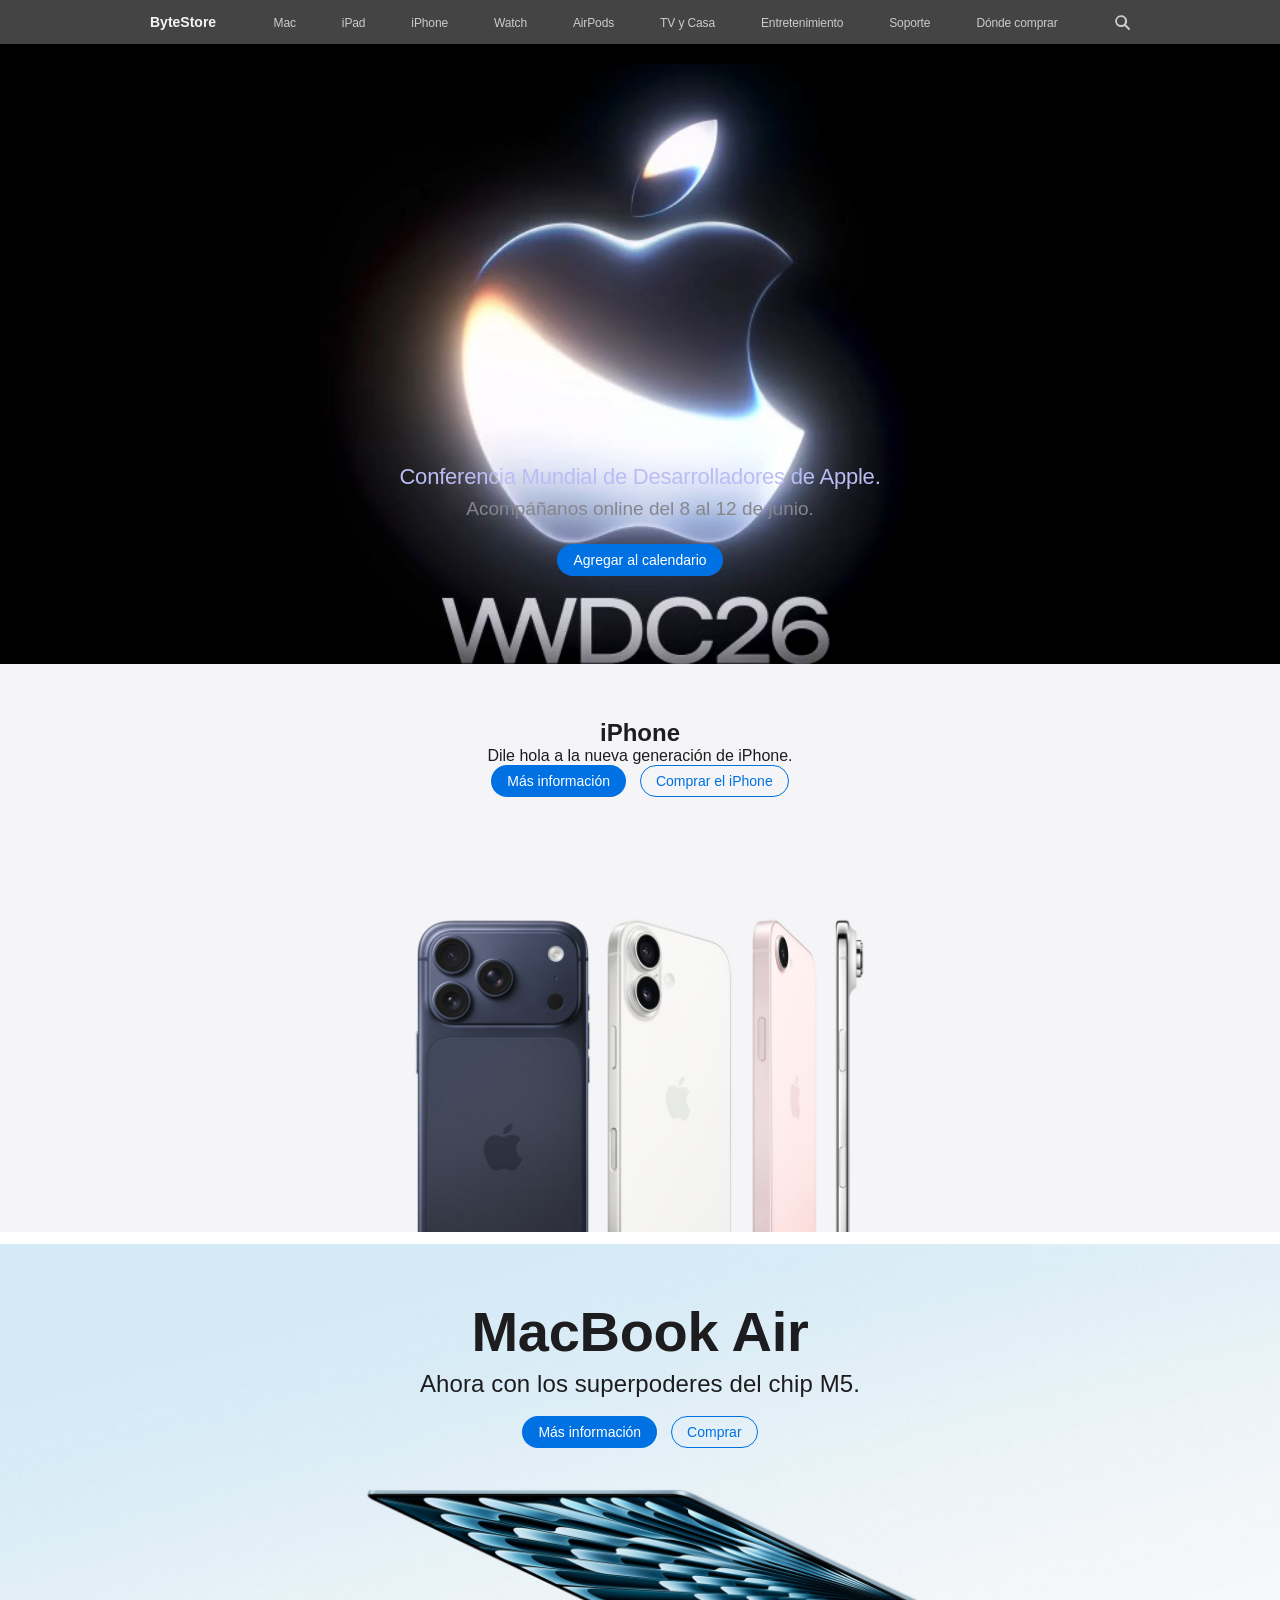
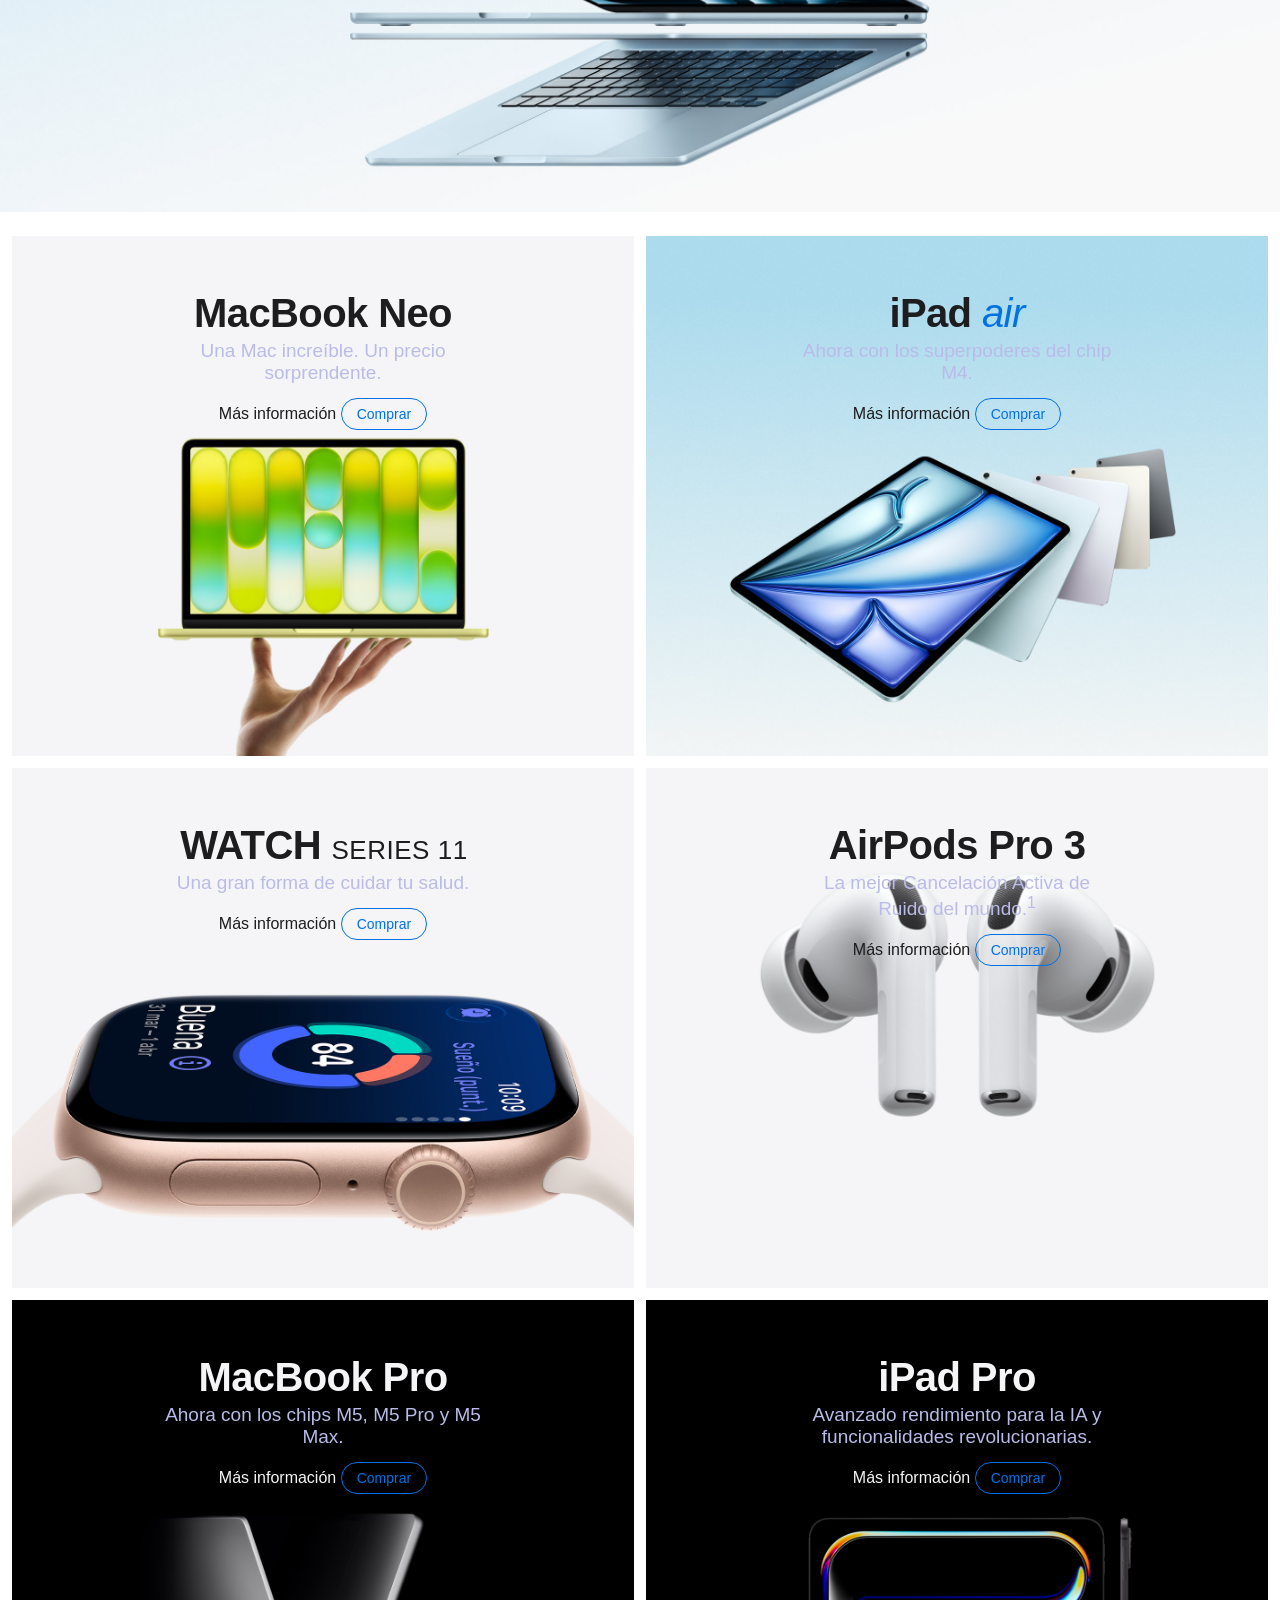
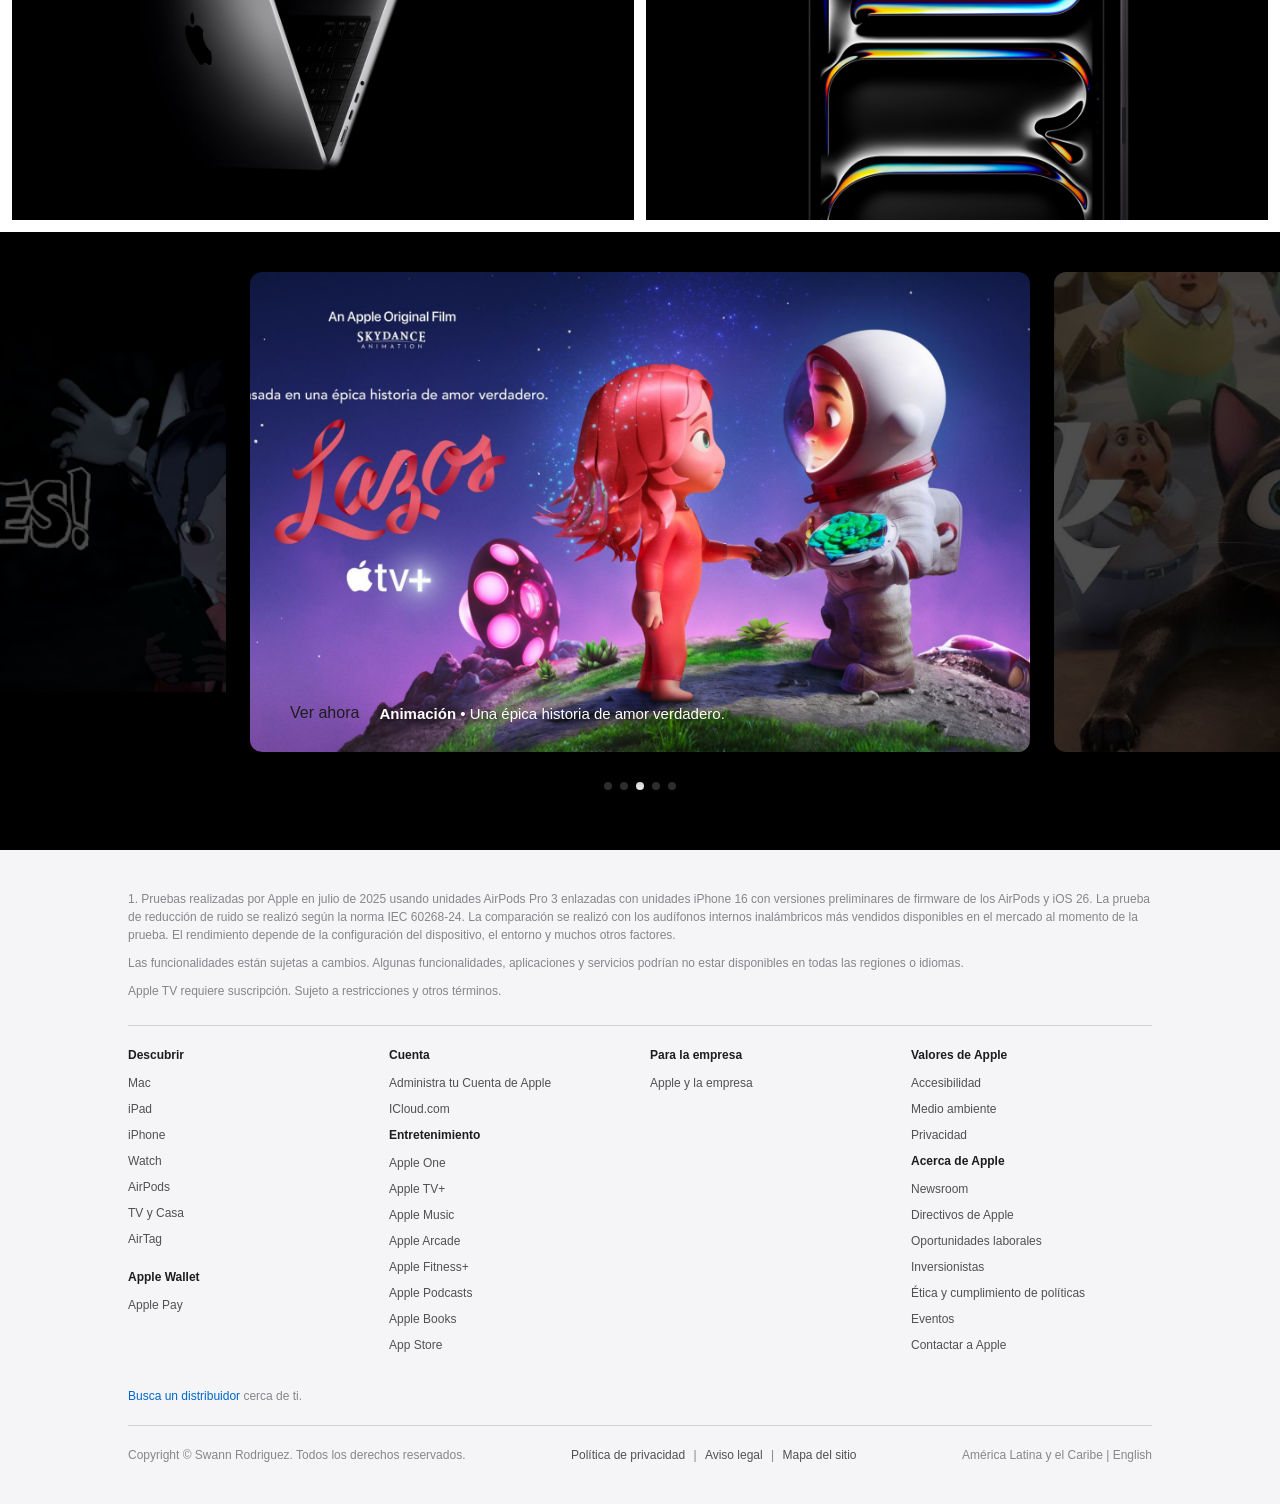
<file: index.html>
<!DOCTYPE html>
<html lang="es">
<head>
    <meta charset="UTF-8">
    <meta name="viewport" content="width=device-width, initial-scale=1.0">
    <meta name="description" content="Réplica visual académica de la landing page de Apple Latinoamérica.">
    <meta name="author" content="Swann Rodriguez">
    <title>Apple (América Latina) - Replica |Swann Rodriguez</title>

    <link rel="stylesheet" href="assets/css/style.css">
</head>
<body>

    <header class="site-header">
        <nav class="main-nav">
            <a href="#" class="nav-logo">ByteStore</a>
            <ul class="nav-list">
                <li><a href="#">Mac</a></li>
                <li><a href="#">iPad</a></li>
                <li><a href="#">iPhone</a></li>
                <li><a href="#">Watch</a></li>
                <li><a href="#">AirPods</a></li>
                <li><a href="#">TV y Casa</a></li>
                <li><a href="#">Entretenimiento</a></li>
                <li><a href="#">Soporte</a></li>
                <li><a href="#">Dónde comprar</a></li>
            </ul>
            <a href="#" class="nav-search" aria-label="Buscar">
                <svg width="15" height="15" viewBox="0 0 15 15" fill="none" xmlns="http://www.w3.org/2000/svg" style="vertical-align: middle;">
                    <path d="M14.71 13.3l-3.71-3.71a5.93 5.93 0 1 0-1.41 1.41l3.71 3.71a1 1 0 0 0 1.41 0 1 1 0 0 0 0-1.41zM2 6a4 4 0 1 1 4 4 4 4 0 0 1-4-4z" fill="currentColor"/>
                </svg>
            </a>
        </nav>
    </header>

    <main>

        <section class="hero-wwdc">
            <div class="hero-content">
                <p class="hero-subtitle">Conferencia Mundial de Desarrolladores de Apple.</p>
                <p class="hero-description">Acompáñanos online del 8 al 12 de junio.</p>
                <div class="hero-buttons">
                    <a href="#" class="btn-primary">Agregar al calendario</a>
                </div>
            </div>
        </section>

        <section class="hero-iphone">
            <div class="product-header">
                <h2 class="product-title">iPhone</h2>
                <p class="product-subtitle">Dile hola a la nueva generación de iPhone.</p>
                <div class="product-buttons">
                    <a href="#" class="btn-primary">Más información</a>
                    <a href="#" class="btn-secondary">Comprar el iPhone</a>
                </div>
            </div>
        </section>

        <section class="hero-macbook">
            <div class="product-header">
                <h2 class="product-title-dark">MacBook Air</h2>
                <p class="product-subtitle-dark">Ahora con los superpoderes del chip M5.</p>
                <div class="product-buttons">
                    <a href="#" class="btn-primary">Más información</a>
                    <a href="#" class="btn-secondary">Comprar</a>
                </div>
            </div>
        </section>

        <section class="product-grid">

            <div class="grid-card bg-light">
                <div class="card-text">
                    <h3 class="card-title">MacBook Neo</h3>
                    <p class="card-desc">Una Mac increíble. Un precio sorprendente.</p>
                    <div class="card-links">
                        <a href="#" class="btn-blue-apple">Más información</a>
                        <a href="#" class="btn-secondary">Comprar</a>
                    </div>
                </div>
                <div class="card-img-holder">
                    <img src="assets/images/macbook-neo.jpg" alt="MacBook Neo" class="grid-device-img">
                </div>
            </div>

            <div class="grid-card bg-ipad-blue">
                <div class="card-text">
                    <h3 class="card-title">iPad <span style="color: #0071e3; font-style: italic; font-weight: 500;">air</span></h3>
                    <p class="card-desc">Ahora con los superpoderes del chip M4.</p>
                    <div class="card-links">
                        <a href="#" class="btn-blue-apple">Más información</a>
                        <a href="#" class="btn-secondary">Comprar</a>
                    </div>
                </div>
                <div class="card-img-holder">
                    <img src="assets/images/Ipad-air.jpg" alt="iPad Air" class="grid-device-img">
                </div>
            </div>

            <div class="grid-card bg-light">
                <div class="card-text">
                    <h3 class="card-title"><span style="font-size: 28px; vertical-align: middle; margin-right: 2px;"></span>WATCH <span style="font-weight: 400; font-size: 26px; letter-spacing: 0.02em;">SERIES 11</span></h3>
                    <p class="card-desc">Una gran forma de cuidar tu salud.</p>
                    <div class="card-links">
                        <a href="#" class="btn-blue-apple">Más información</a>
                        <a href="#" class="btn-secondary">Comprar</a>
                    </div>
                </div>
                <div class="card-img-holder">
                    <img src="assets/images/watch-series-11.jpg" alt="Apple Watch Series 11" class="grid-device-img">
                </div>
            </div>

            <div class="grid-card bg-light">
                <div class="card-text">
                    <h3 class="card-title">AirPods Pro 3</h3>
                    <p class="card-desc">La mejor Cancelación Activa de Ruido del mundo.<sup>1</sup></p>
                    <div class="card-links">
                        <a href="#" class="btn-blue-apple">Más información</a>
                        <a href="#" class="btn-secondary">Comprar</a>
                    </div>
                </div>
                <div class="card-img-holder">
                    <img src="assets/images/airpods-pro-3.jpg" alt="AirPods Pro 3" class="grid-device-img">
                </div>
            </div>

            <div class="grid-card bg-dark">
                <div class="card-text">
                    <h3 class="card-title">MacBook Pro</h3>
                    <p class="card-desc">Ahora con los chips M5, M5 Pro y M5 Max.</p>
                    <div class="card-links">
                        <a href="#" class="btn-blue-apple">Más información</a>
                        <a href="#" class="btn-secondary">Comprar</a>
                    </div>
                </div>
                <div class="card-img-holder">
                    <img src="assets/images/macbook pro.jpg" alt="MacBook Pro" class="grid-device-img">
                </div>
            </div>

            <div class="grid-card bg-dark">
                <div class="card-text">
                    <h3 class="card-title">iPad Pro</h3>
                    <p class="card-desc">Avanzado rendimiento para la IA y funcionalidades revolucionarias.</p>
                    <div class="card-links">
                        <a href="#" class="btn-blue-apple">Más información</a>
                        <a href="#" class="btn-secondary">Comprar</a>
                    </div>
                </div>
                <div class="card-img-holder">
                    <img src="assets/images/Ipad pro.jpg" alt="iPad Pro" class="grid-device-img">
                </div>
            </div>

        </section>

        <section class="apple-tv-section">
            <div class="apple-carousel-wrapper">
                <div class="apple-slide side-slide">
                    <img src="assets/images/curses!.jpg" alt="Curses">
                </div>
                <div class="apple-slide main-slide">
                    <img src="assets/images/lazos.jpg" alt="Lazos">
                    <div class="slide-overlay-content">
                        <a href="#" class="btn-apple-watch">Ver ahora</a>
                        <p class="slide-text"><strong>Animación</strong> • Una épica historia de amor verdadero.</p>
                    </div>
                </div>
                <div class="apple-slide side-slide">
                    <img src="assets/images/Luck.jpg" alt="Luck">
                </div>
            </div>
            <div class="carousel-dots">
                <span class="dot"></span>
                <span class="dot"></span>
                <span class="dot active"></span>
                <span class="dot"></span>
                <span class="dot"></span>
            </div>
        </section>

    </main>

    <footer class="site-footer">
        <div class="footer-container">
            <div class="legal-notes">
                <p>1. Pruebas realizadas por Apple en julio de 2025 usando unidades AirPods Pro 3 enlazadas con unidades iPhone 16 con versiones preliminares de firmware de los AirPods y iOS 26. La prueba de reducción de ruido se realizó según la norma IEC 60268-24. La comparación se realizó con los audífonos internos inalámbricos más vendidos disponibles en el mercado al momento de la prueba. El rendimiento depende de la configuración del dispositivo, el entorno y muchos otros factores.</p>
                <p>Las funcionalidades están sujetas a cambios. Algunas funcionalidades, aplicaciones y servicios podrían no estar disponibles en todas las regiones o idiomas.</p>
                <p>Apple TV requiere suscripción. Sujeto a restricciones y otros términos.</p>
            </div>

            <div class="footer-links-grid">
                <div class="footer-col">
                    <h3 class="footer-col-title">Descubrir</h3>
                    <ul class="footer-col-ul">
                        <li><a href="#">Mac</a></li>
                        <li><a href="#">iPad</a></li>
                        <li><a href="#">iPhone</a></li>
                        <li><a href="#">Watch</a></li>
                        <li><a href="#">AirPods</a></li>
                        <li><a href="#">TV y Casa</a></li>
                        <li><a href="#">AirTag</a></li>
                    </ul>
                    <div class="footer-sub-section" style="margin-top: 20px;">
                        <h3 class="footer-col-title">Apple Wallet</h3>
                        <ul class="footer-col-ul">
                            <li><a href="#">Apple Pay</a></li>
                        </ul>
                    </div>
                </div>

                <div class="footer-col">
                    <div class="footer-sub-section">
                        <h3 class="footer-col-title">Cuenta</h3>
                        <ul class="footer-col-ul">
                            <li><a href="#">Administra tu Cuenta de Apple</a></li>
                            <li><a href="#">ICloud.com</a></li>
                        </ul>
                    </div>
                    <div class="footer-sub-section">
                        <h3 class="footer-col-title">Entretenimiento</h3>
                        <ul class="footer-col-ul">
                            <li><a href="#">Apple One</a></li>
                            <li><a href="#">Apple TV+</a></li>
                            <li><a href="#">Apple Music</a></li>
                            <li><a href="#">Apple Arcade</a></li>
                            <li><a href="#">Apple Fitness+</a></li>
                            <li><a href="#">Apple Podcasts</a></li>
                            <li><a href="#">Apple Books</a></li>
                            <li><a href="#">App Store</a></li>
                        </ul>
                    </div>
                </div>

                <div class="footer-col">
                    <h3 class="footer-col-title">Para la empresa</h3>
                    <ul class="footer-col-ul">
                        <li><a href="#">Apple y la empresa</a></li>
                    </ul>
                </div>

                <div class="footer-col">
                    <div class="footer-sub-section">
                        <h3 class="footer-col-title">Valores de Apple</h3>
                        <ul class="footer-col-ul">
                            <li><a href="#">Accesibilidad</a></li>
                            <li><a href="#">Medio ambiente</a></li>
                            <li><a href="#">Privacidad</a></li>
                        </ul>
                    </div>
                    <div class="footer-sub-section">
                        <h3 class="footer-col-title">Acerca de Apple</h3>
                        <ul class="footer-col-ul">
                            <li><a href="#">Newsroom</a></li>
                            <li><a href="#">Directivos de Apple</a></li>
                            <li><a href="#">Oportunidades laborales</a></li>
                            <li><a href="#">Inversionistas</a></li>
                            <li><a href="#">Ética y cumplimiento de políticas</a></li>
                            <li><a href="#">Eventos</a></li>
                            <li><a href="#">Contactar a Apple</a></li>
                        </ul>
                    </div>
                </div>
            </div>

            <p class="footer-distributor" style="margin-bottom: 20px; color: #86868b;">
                <a href="#" style="color: #0066cc; text-decoration: none;">Busca un distribuidor</a> cerca de ti.
            </p>

            <hr class="footer-divider" style="border: 0; border-top: 1px solid #d2d2d7; margin-bottom: 20px;">
            
            <div class="footer-bottom">
                <p class="copyright">Copyright &copy; Swann Rodriguez. Todos los derechos reservados.</p>
                
                <div class="footer-legal-links">
                    <a href="#">Política de privacidad</a> | 
                    <a href="#">Aviso legal</a> | 
                    <a href="#">Mapa del sitio</a>
                </div>

                <div class="footer-locale">
                    <a href="#" class="locale-link">América Latina y el Caribe</a>
                    <span class="locale-separator">|</span>
                    <a href="#" class="locale-link">English</a>
                </div>
            </div>
        </div>
    </footer>

</body>
</html>
</file>
<file: assets/css/style.css>
/* RESET GENERAL Y BOX MODEL */
* {
    margin: 0;
    padding: 0;
    box-sizing: border-box;
}

body {
    font-family: -apple-system, BlinkMacSystemFont, "Segoe UI", Roboto, Helvetica, Arial, sans-serif;
    background-color: #ffffff;
    color: #1d1d1f;
    overflow-x: hidden;
    -webkit-font-smoothing: antialiased;
}

a {
    text-decoration: none;
    color: inherit;
    transition: opacity 0.3s ease, background-color 0.2s ease, color 0.2s ease, border-color 0.2s ease;
}

ul {
    list-style: none;
}

/* 1. BARRA DE NAVEGACIÓN SUPERIOR (NAVBAR) */
.site-header {
    background-color: rgba(22, 22, 23, 0.8);
    -webkit-backdrop-filter: blur(20px);
    backdrop-filter: blur(20px);
    width: 100%;
    position: sticky;
    top: 0;
    z-index: 1000;
}

.main-nav {
    max-width: 1024px;
    margin: 0 auto;
    height: 44px;
    padding: 0 22px;
    display: flex;
    justify-content: space-between;
    align-items: center;
}

.nav-logo {
    color: #f5f5f7;
    font-weight: 600;
    font-size: 14px;
}

.nav-list {
    display: flex;
    justify-content: space-between;
    width: 80%;
}

.nav-list a {
    color: #cccccc;
    font-size: 12px;
    font-weight: 400;
    letter-spacing: -0.01em;
}

.nav-list a:hover,
.nav-logo:hover,
.nav-search:hover {
    color: #ffffff;
    opacity: 1;
}

.nav-search {
    font-size: 12px;
    color: #cccccc;
}

/* 2. HERO PRINCIPAL OSCURO (WWDC) */
.hero-wwdc {
    background-color: #000000;
    background-image: url('../images/wwdc26.jpg');
    background-size: contain;
    background-position: center 20px;
    background-repeat: no-repeat;
    width: 100%;
    min-height: 620px;
    display: flex;
    flex-direction: column;
    justify-content: flex-start;
    align-items: center;
    text-align: center;
    padding-top: 420px;
    padding-bottom: 40px;
}

.hero-content {
    max-width: 650px;
    width: 100%;
}

.hero-subtitle {
    color: #bcbcf5;
    font-size: 22px;
    font-weight: 400;
    letter-spacing: -0.01em;
    margin: 0 0 8px 0;
}

.hero-description {
    color: #86868b;
    font-size: 19px;
    font-weight: 400;
    margin: 0 0 24px 0;
}

/* 3. ESTILOS DE BOTONES (Fidelidad Estricta Apple) */
.product-buttons {
    display: flex;
    justify-content: center;
    align-items: center;
    gap: 14px;
    margin-bottom: 30px;
}

/* Variante 1: Botón Azul Sólido ("Más información" o "Comprar" según sección) */
.btn-primary {
    background-color: #0071e3;
    color: #ffffff;
    font-size: 14px;
    padding: 8px 16px;
    border-radius: 980px;
    font-weight: 400;
    display: inline-block;
    border: none;
    cursor: pointer;
}

.btn-primary:hover {
    background-color: #0077ed;
}

/* Variante 2: Botón Contorno Calado ("Comprar" en MacBook/Watch de tus fotos) */
.btn-secondary {
    background-color: transparent;
    color: #0071e3;
    font-size: 14px;
    padding: 7px 15px;
    border: 1px solid #0071e3;
    border-radius: 980px;
    font-weight: 400;
    display: inline-block;
    cursor: pointer;
}

.btn-secondary:hover {
    background-color: #0071e3;
    color: #ffffff;
}

/* 4. SECCIÓN DESTACADA DE TELÉFONO (iPhone) */
.hero-iphone {
    background-image: url('../images/iphone.jpg');
    background-position: center bottom;
    background-repeat: no-repeat;
    background-size: cover;
    width: 100%;
    height: 580px; 
    padding-top: 55px;
    display: flex;
    flex-direction: column;
    align-items: center;
    text-align: center;
    border-bottom: 12px solid #ffffff;
}

.product-title-dark {
    font-size: 56px;
    font-weight: 600;
    color: #1d1d1f;
    letter-spacing: -0.005em;
    margin-bottom: 6px;
}

.product-subtitle-dark {
    font-size: 24px;
    color: #1d1d1f;
    letter-spacing: 0.004em;
    margin-bottom: 18px;
}

/* 5. SECCIÓN DESTACADA DE LAPTOP (MacBook Air) */
.hero-macbook {
    background-image: url('../images/macbook-air.jpg');
    background-position: center bottom;
    background-repeat: no-repeat;
    background-size: cover;
    width: 100%;
    height: 580px; 
    padding-top: 55px;
    display: flex;
    flex-direction: column;
    align-items: center;
    text-align: center;
    border-bottom: 12px solid #ffffff;
}

/* 6. CUADRÍCULA DE PRODUCTOS (CSS Grid exigido) */
.product-grid {
    display: grid;
    grid-template-columns: repeat(2, 1fr);
    gap: 12px;
    padding: 12px;
    background-color: #ffffff;
    width: 100%;
}

.grid-card {
    height: 520px;
    display: flex;
    flex-direction: column;
    justify-content: flex-end;
    align-items: center;
    text-align: center;
    overflow: hidden;
    position: relative;
}

.bg-dark {
    background-color: #000000;
    color: #f5f5f7;
}

.bg-light {
    background-color: #fbfbfd;
    color: #1d1d1f;
}

.bg-ipad-blue {
    background-color: #edf5fa;
    color: #1d1d1f;
}

.card-text {
    position: absolute;
    top: 55px;
    left: 0;
    right: 0;
    margin: 0 auto;
    max-width: 85%;
    z-index: 10;
    display: flex;
    flex-direction: column;
    align-items: center;
}

.card-title {
    font-size: 40px;
    font-weight: 600;
    letter-spacing: -0.015em;
    margin-bottom: 4px;
}

.bg-light .card-title,
.bg-ipad-blue .card-title {
    color: #1d1d1f;
}

.card-desc {
    font-size: 19px;
    color: #b9bbe8;
    margin-bottom: 14px;
    max-width: 320px;
}

.card-img-holder {
    width: 100%;
    height: 100%;
    display: flex;
    justify-content: center;
    align-items: flex-end;
    z-index: 1;
}

.grid-device-img {
    width: 100%;
    height: 100%;
    object-fit: cover;
    display: block;
}

/* 7. SECCIÓN DE ENTRETENIMIENTO (Apple TV+) */
.apple-tv-section {
    background-color: #000000;
    padding: 40px 0 60px 0;
    display: flex;
    flex-direction: column;
    align-items: center;
    overflow: hidden; 
    width: 100%;
}

.apple-carousel-wrapper {
    display: flex;
    justify-content: center;
    align-items: center;
    gap: 24px;            
    width: 100vw;         
    position: relative;
}

.apple-slide {
    height: 480px;        
    border-radius: 12px;  
    overflow: hidden;
    position: relative;
    flex-shrink: 0;       
}

.side-slide {
    width: 260px;         
    opacity: 0.3;         
}

.main-slide {
    width: 780px;         
    opacity: 1;
    box-shadow: 0 15px 35px rgba(0, 0, 0, 0.9);
}

.apple-slide img {
    width: 100%;
    height: 100%;
    object-fit: cover;
}

.slide-overlay-content {
    position: absolute;
    bottom: 30px;
    left: 40px;
    display: flex;
    align-items: center;
    gap: 20px;
    z-index: 10;
    text-align: left;
}

.slide-text {
    color: #ffffff;
    font-size: 15px;
    font-weight: 500;
    text-shadow: 0 2px 8px rgba(0, 0, 0, 0.9); 
}

.carousel-dots {
    display: flex;
    gap: 8px;
    margin-top: 30px;
}

.dot {
    width: 8px;
    height: 8px;
    background-color: #333333;
    border-radius: 50%;
}

.dot.active {
    background-color: #ffffff;
}

/* 8. PIE DE PÁGINA (FOOTER REORGANIZABLE CON GRID) */
.site-footer {
    background-color: #f5f5f7;
    color: #86868b;
    font-size: 12px;
    padding: 40px 20px;
    line-height: 1.5;
}

.footer-container {
    max-width: 1024px;
    margin: 0 auto;
}

.legal-notes {
    margin-bottom: 20px;
    border-bottom: 1px solid #d2d2d7;
    padding-bottom: 15px;
}

.legal-notes p {
    margin-bottom: 10px;
}

/* Cambiado a Grid Auto-Fit Responsivo */
.footer-links-grid {
    display: grid;
    grid-template-columns: repeat(auto-fit, minmax(180px, 1fr));
    gap: 20px;
    margin-bottom: 25px;
    align-items: start;
}

.footer-col-title {
    color: #1d1d1f;
    font-weight: 600;
    margin-bottom: 10px;
    font-size: 12px;
}

.footer-col-ul {
    list-style: none;
    margin: 0;
    padding: 0;
}

.footer-col-ul li {
    margin-bottom: 8px;
}

.footer-col-ul a {
    color: #515154;
    text-decoration: none;
}

.footer-col-ul a:hover {
    text-decoration: underline;
    color: #1d1d1f;
}

.footer-divider {
    border: 0;
    height: 1px;
    background-color: #d2d2d7;
    margin: 20px 0;
}

.footer-bottom {
    display: flex;
    justify-content: space-between;
    flex-wrap: wrap;
    gap: 10px;
}

.footer-legal-links a {
    color: #515154;
    margin: 0 5px;
    text-decoration: none;
}

.footer-legal-links a:hover {
    text-decoration: underline;
}

/* RESPONSIVE DESIGN (Media Queries globales) */
@media (max-width: 768px) {
    .nav-list {
        display: none; 
    }
    
    .main-nav {
        justify-content: space-between;
    }

    .hero-wwdc {
        padding-top: 280px;
        min-height: 480px;
    }
    
    .hero-subtitle { font-size: 18px; }
    .hero-description { font-size: 15px; }

    /* obligatoriamente a 1 columna */
    .product-grid {
        grid-template-columns: 1fr;
        gap: 12px;
        padding: 12px;
    }

    .grid-card {
        height: 480px;
        padding-top: 35px;
    }

    .card-title {
        font-size: 32px;
    }

    .card-desc {
        font-size: 16px;
    }

    .card-img-holder {
        height: 220px;
    }

    .grid-device-img {
        max-width: 85%;
    }

    .side-slide {
        display: none; 
    }
    
    .main-slide {
        width: 90%;    
        height: 260px;
    }

    .slide-overlay-content {
        flex-direction: column;
        align-items: flex-start;
        left: 20px;
        bottom: 20px;
        gap: 8px;
    }
    
    .slide-text {
        font-size: 13px;
    }

    .footer-bottom {
        flex-direction: column;
        align-items: center;
        text-align: center;
    }

    .product-title-dark {
        font-size: 40px;
    }
    
    .product-subtitle-dark {
        font-size: 18px;
    }

    .hero-iphone {
        height: 440px;
        background-size: contain;
    }

    .hero-macbook {
        height: 440px;
        background-size: contain;
    }
}
</file>
